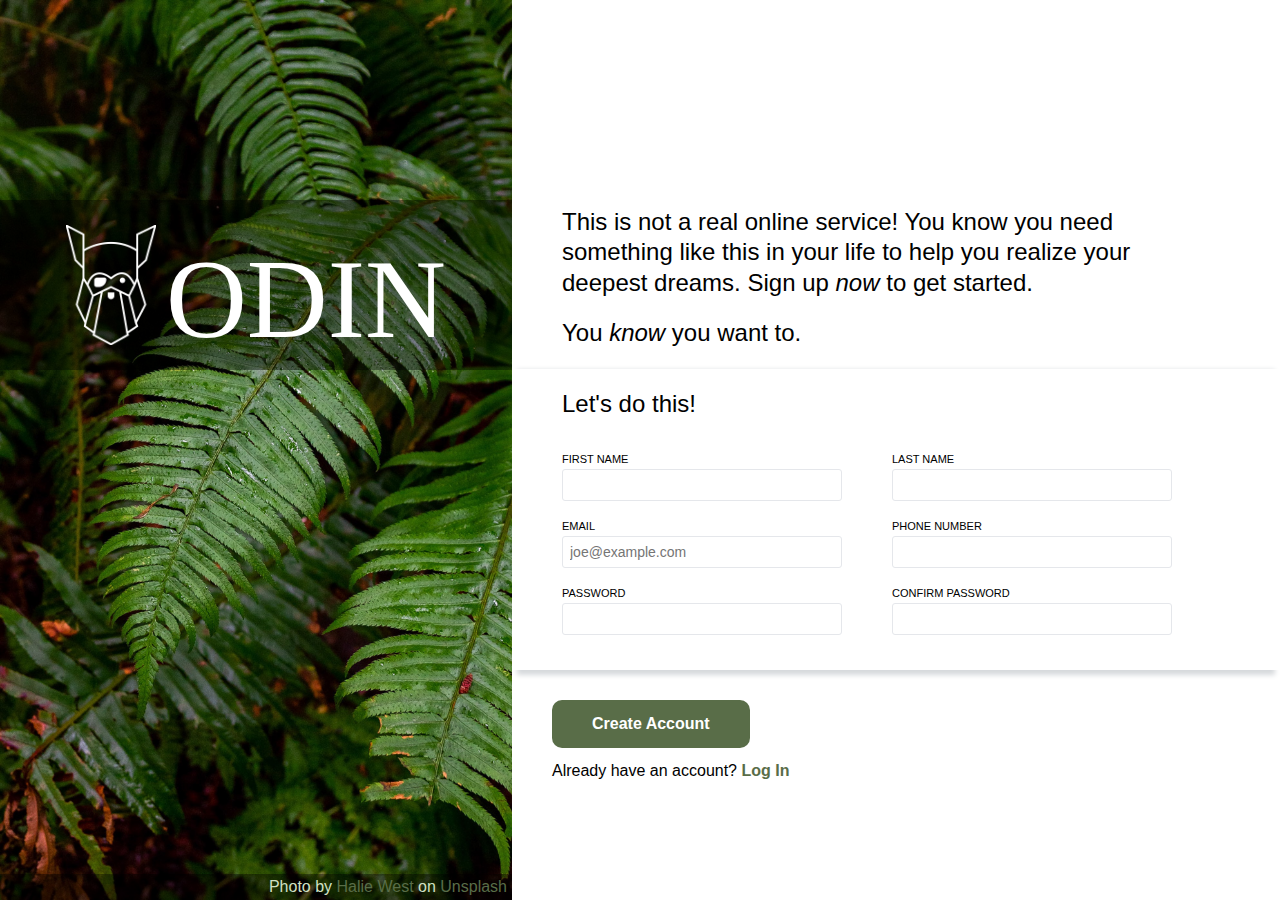
<file: index.html>
<!DOCTYPE html>
<html lang="en">
<head>
    <meta charset="UTF-8">
    <meta http-equiv="X-UA-Compatible" content="IE=edge">
    <meta name="viewport" content="width=device-width, initial-scale=1.0">
    <link rel="stylesheet" href="reset.css">
    <link rel="stylesheet" href="styles.css">
    <title>Document</title>
</head>
<body>
    <div class="left">
        <div class="banner">
            <img src="odin-lined.png" alt="Image of Odin as a logo.">
            <h1>ODIN</h1>
        </div>
        <div class="img-attribution">
            Photo by <a href="https://unsplash.com/es/@haliewestphoto?utm_source=unsplash&utm_medium=referral&utm_content=creditCopyText">Halie West</a> on <a href="https://unsplash.com/photos/25xggax4bSA?utm_source=unsplash&utm_medium=referral&utm_content=creditCopyText">Unsplash</a>
        </div>
    </div>
    <div class="right">
        <div class="form-intro">
            <p>This is not a real online service! You know you need something like this in your life to help you realize your deepest dreams. Sign up <em>now</em> to get started.</p>
            <p>You <em>know</em> you want to.</p>
        </div>
        <form action="" method="post" class="signup-form">
            <div class="form-header">
                <p>Let's do this!</p>
            </div>
            <div class="form-divider">
                <div class="form-column">
                    <div class="form-row">
                        <label for="first-name">FIRST NAME</label>
                        <input id="first-name" name="first-name" type="text" required/>
                    </div>
                    <div class="form-row">
                        <label for="email">EMAIL</label>
                        <input id="email" name="email" type="email" placeholder="joe@example.com" required/>
                    </div>
                    <div class="form-row">
                        <label for="password">PASSWORD</label>
                        <input id="password" name="password" type="password" required/>
                    </div>
                </div>
                <div class="form-column">
                    <div class="form-row">
                        <label for="last-name">LAST NAME</label>
                        <input id="last-name" name="last-name" type="text" required/>
                    </div>
                    <div class="form-row">
                        <label for="phone-number">PHONE NUMBER</label>
                        <input id="phone-number" name="phone-number" type="tel"/>
                    </div>
                    <div class="form-row">
                        <label for="confirm-password">CONFIRM PASSWORD</label>
                        <input id="confirm-password" name="confirm-password" type="password" required/>
                    </div>
                </div>
            </div>
            <div class='form-footer'>
                <button>Create Account</button>
                <p>Already have an account? <em class="existing-login">Log In</em></p>
            </div>
        </form>
    </div>
</body>
</html>
</file>
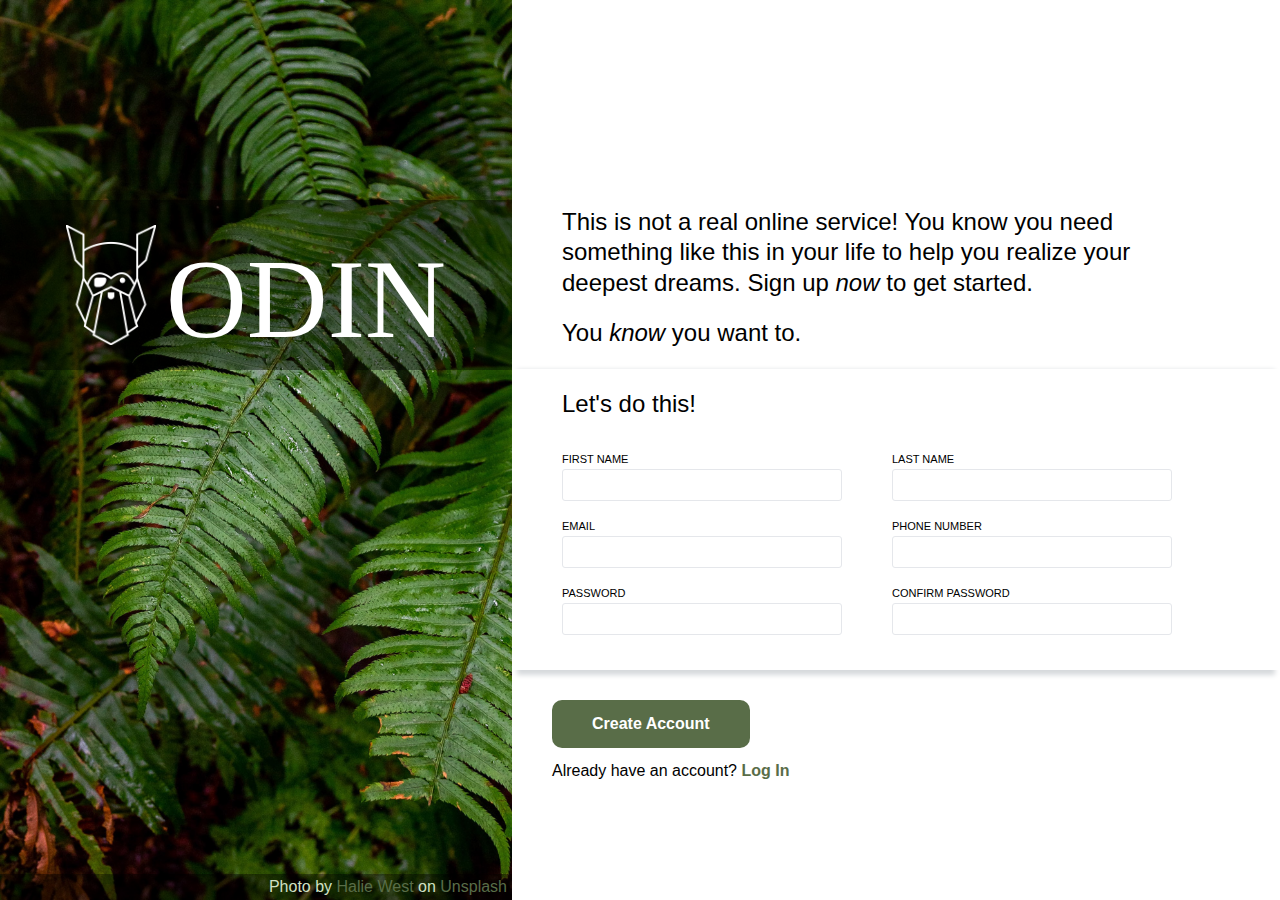
<file: signup.html>
<!DOCTYPE html>
<html lang="en">
<head>
    <meta charset="UTF-8">
    <meta http-equiv="X-UA-Compatible" content="IE=edge">
    <meta name="viewport" content="width=device-width, initial-scale=1.0">
    <link rel="stylesheet" href="reset.css">
    <link rel="stylesheet" href="styles.css">
    <title>Document</title>
</head>
<body>
    <div class="left">
        <div class="banner">
            <img src="odin-lined.png" alt="Image of Odin as a logo.">
            <h1>ODIN</h1>
        </div>
        <div class="img-attribution">
            Photo by <a href="https://unsplash.com/es/@haliewestphoto?utm_source=unsplash&utm_medium=referral&utm_content=creditCopyText">Halie West</a> on <a href="https://unsplash.com/photos/25xggax4bSA?utm_source=unsplash&utm_medium=referral&utm_content=creditCopyText">Unsplash</a>
        </div>
    </div>
    <div class="right">
        <div class="form-intro">
            <p>This is not a real online service! You know you need something like this in your life to help you realize your deepest dreams. Sign up <em>now</em> to get started.</p>
            <p>You <em>know</em> you want to.</p>
        </div>
        <form action="" method="post" class="signup-form">
            <div class="form-header">
                <p>Let's do this!</p>
            </div>
            <div class="form-divider">
                <div class="form-column">
                    <div class="form-row">
                        <label for="first-name">FIRST NAME</label>
                        <input id="first-name" name="first-name" type="text"/>
                    </div>
                    <div class="form-row">
                        <label for="email">EMAIL</label>
                        <input id="email" name="email" type="email"/>
                    </div>
                    <div class="form-row">
                        <label for="password">PASSWORD</label>
                        <input id="password" name="password" type="password"/>
                    </div>
                </div>
                <div class="form-column">
                    <div class="form-row">
                        <label for="last-name">LAST NAME</label>
                        <input id="last-name" name="last-name" type="text"/>
                    </div>
                    <div class="form-row">
                        <label for="phone-number">PHONE NUMBER</label>
                        <input id="phone-number" name="phone-number" type="tel"/>
                    </div>
                    <div class="form-row">
                        <label for="confirm-password">CONFIRM PASSWORD</label>
                        <input id="confirm-password" name="confirm-password" type="password"/>
                    </div>
                </div>
            </div>
            <div class='form-footer'>
                <button>Create Account</button>
                <p>Already have an account? <em class="existing-login">Log In</em></p>
            </div>
        </form>
    </div>
</body>
</html>
</file>
<file: styles.css>
@font-face {
  font-family: "Norse Bold";
  src: url("https://cdn.statically.io/gh/TheOdinProject/theodinproject/efdc2888072f409e687d31dc580595dbe4fe0ff4/app/assets/fonts/Norse-Bold.otf");
}

* {
  box-sizing: border-box;
}

body {
  display: flex;
  height: 100vh;
  font-family:Arial, Helvetica, sans-serif;
  font-size: 1.5rem;
  font-weight: 500;
}

p {
  /* padding: 5px; */
  padding-bottom: 20px;
  line-height: 1.9rem;
}

em {
  font-style: italic;
}

.left {
  flex: 2;
  display: flex;
  flex-direction: column;
  background-image: url("fern.jpg");
  background-size: cover;
}

.banner {
  display: flex;
  justify-content: center;
  align-items: center;
  gap: 10px;
  background: rgba(0, 0, 0, 0.4);
  margin-top: 200px;
  padding: 15px;
}

.banner img {
  height: 120px;
}

.banner h1 {
  font-family: "Norse Bold";
  font-size: 7rem;
  color: #FFFFFF;
  margin-top: 28px
}

.img-attribution {
  margin-top: auto;
  padding: 5px;
  text-align: right;
  color: #d1e0c4;
  font-size: 1rem;
  background: rgba(0, 0, 0, 0.4);
}

.img-attribution a {
  color: #596D48;
  text-decoration: none;
}

.right {
  flex: 3;
}

.form-intro {
  margin-top: 207px;
  max-width: 750px;
  padding-left: 50px;
  padding-right: 50px;
}

.signup-form {
  /* border: 1px solid red; */
  box-shadow: 0 -4px 5px -5px #D6D9DC;
}

.form-header {
  padding-top : 20px;
  padding-left: 50px;
}

.form-divider {
  display: flex;
  gap: 50px;
  /* background-color: #F6F7F8; */
  /* border: 1px solid #D6D9DC; */
  /* border-radius: 3px; */
  box-shadow: 0 10px 5px -5px #D6D9DC;
  padding: 15px 50px;

  /* margin: 0 0 40px 0; */
}

.form-column {
  /* width: 25%; */
  flex: 1;
  max-width: 280px;
}

.form-row {
  margin-bottom: 20px;
  display: flex;
  justify-content: flex-start;
  flex-direction: column;
  flex-wrap: wrap;
}

.form-row input[type='text'],
.form-row input[type='tel'],
.form-row input[type='password'],
.form-row input[type='email'] {
  background-color: #FFFFFF;
  border: 1px solid #E5E7EB;
  border-radius: 3px;
  width: 100%;
  padding: 7px;
  font-size: 14px;
}

.form-row input:focus {
  outline: none;
  /* border: 1px solid #4f81ff; */
  box-shadow: 0 0 5px #2b448d;
}

input:focus:invalid{
  border: 1px solid #D55C5F;
  color: #D55C5F;
  box-shadow: 0 0 5px #D55C5F;
}

.form-row label {
  font-size: 11px;
  margin-bottom: 4px;
}

.form-footer {
  padding: 30px 40px
}

.form-footer button {
  font-size: 16px;
  font-weight: bold;
  color: #FFFFFF;
  background-color: #596D48;
  border: none;
  border-radius: 10px;
  padding: 15px 40px;
  margin-bottom: 8px;
}

.form-footer button:hover {
  background-color: #a9ba9a;
}

.form-footer button:active {
  background-color: #7c8a6f;
}

.form-footer p {
  font-size: 1rem;
  font-weight: 100;
}

.form-footer .existing-login{
  color: #596D48;
  font-weight: bold;
  font-style: normal;
}
</file>
